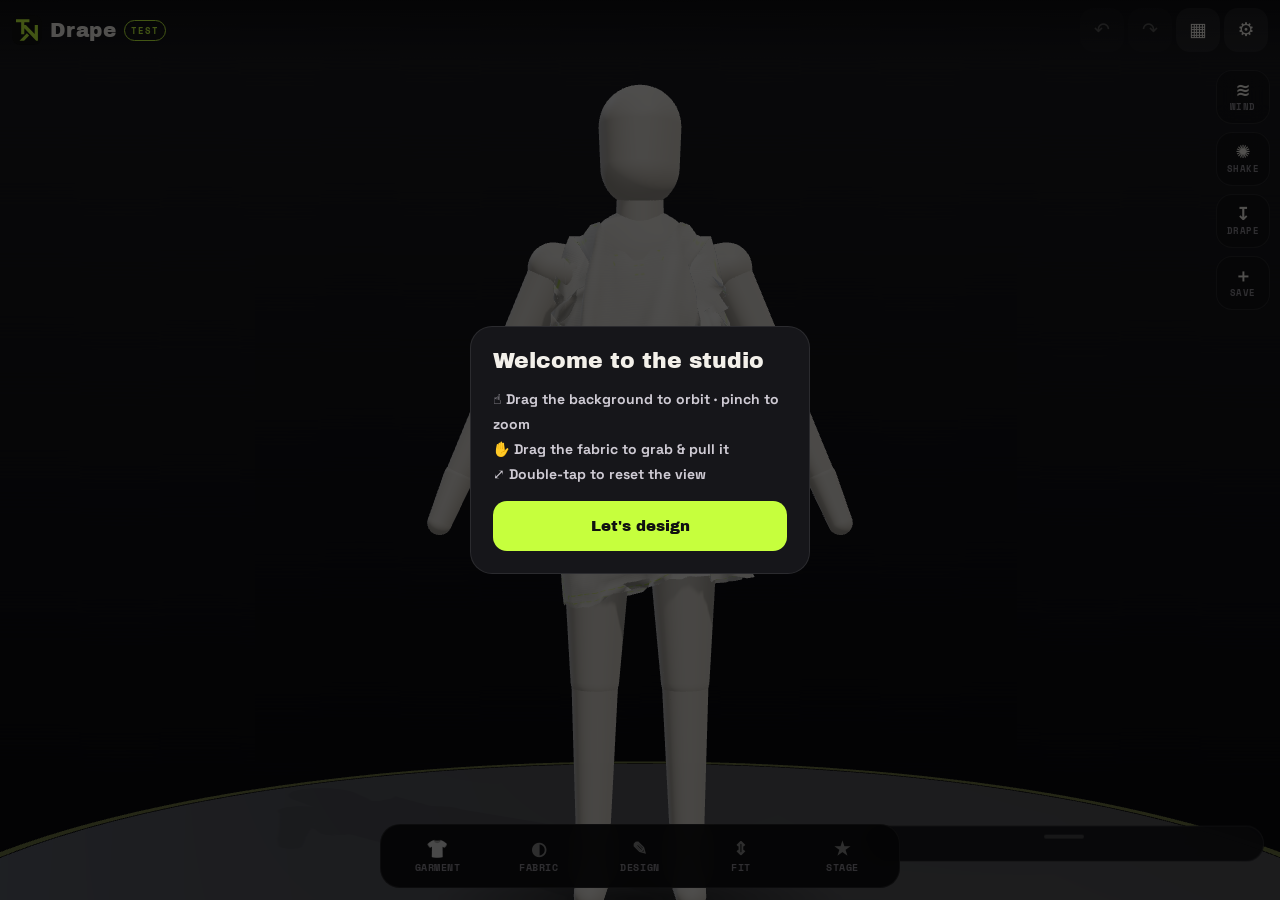
<file: index.html>
<!doctype html><html lang="en"><head><meta charset="utf-8">
<meta name="viewport" content="width=device-width,initial-scale=1,viewport-fit=cover,user-scalable=no">
<meta name="theme-color" content="#0b0b0d"><meta name="apple-mobile-web-app-capable" content="yes"><meta name="apple-mobile-web-app-status-bar-style" content="black-translucent">
<title>Drape — 3D cloth studio (test build)</title>
<link rel="manifest" href="manifest.webmanifest"><link rel="icon" href="icons/icon.svg"><link rel="apple-touch-icon" href="icons/apple-touch-icon.png">
<link rel="stylesheet" href="style.css">
<script type="importmap">{"imports":{"three":"./vendor/three.module.js"}}</script>
</head><body>
<canvas id="c"></canvas>
<header class="top">
  <div class="brand"><img src="icons/icon.svg" alt=""><b id="appName">Drape</b><span class="chip">TEST</span></div>
  <div class="tb"><button id="undo" aria-label="Undo">↶</button><button id="redo" aria-label="Redo">↷</button><button id="wardBtn" aria-label="Wardrobe">▦</button><button id="setBtn" aria-label="Settings">⚙</button></div>
</header>
<div class="fab" id="fab">
  <button id="windBtn" aria-pressed="false" title="Wind"><b>≋</b><span>Wind</span></button>
  <button id="shakeBtn" title="Shake"><b>✺</b><span>Shake</span></button>
  <button id="dropBtn" title="Re-drape"><b>↧</b><span>Drape</span></button>
  <button id="saveBtn" title="Save to wardrobe"><b>＋</b><span>Save</span></button>
</div>
<div id="modeChip" class="modechip" hidden></div>
<div id="hint" class="hint" hidden><div><b>Welcome to the studio</b><p>☝ Drag the background to orbit · pinch to zoom<br>✋ Drag the fabric to grab &amp; pull it<br>⤢ Double-tap to reset the view</p><button id="hintOk">Let's design</button></div></div>
<section id="sheet" class="sheet" aria-hidden="true"><div class="grip"></div><div id="pane"></div></section>
<nav class="tabs" id="tabs">
  <button data-t="garment"><b>👕</b>Garment</button><button data-t="fabric"><b>◐</b>Fabric</button><button data-t="design"><b>✎</b>Design</button><button data-t="fit"><b>⇕</b>Fit</button><button data-t="stage"><b>★</b>Stage</button>
</nav>
<div id="runway" class="runway" hidden><div class="rtop"><span id="recDot" class="rec" hidden>● REC</span><span id="rwTitle">RUNWAY</span><button id="rwExit">Exit</button></div>
  <div class="rbot"><button id="rwRec" class="big">● Record 8s</button><button id="rwSnap">Photo</button></div></div>
<div id="modal" class="modal" hidden><div class="mcard"><button class="mx" id="mx" aria-label="Close">✕</button><div id="mbody"></div></div></div>
<div id="toast" class="toast" role="status"></div>
<script type="module" src="app.js"></script>
</body></html>
</file>
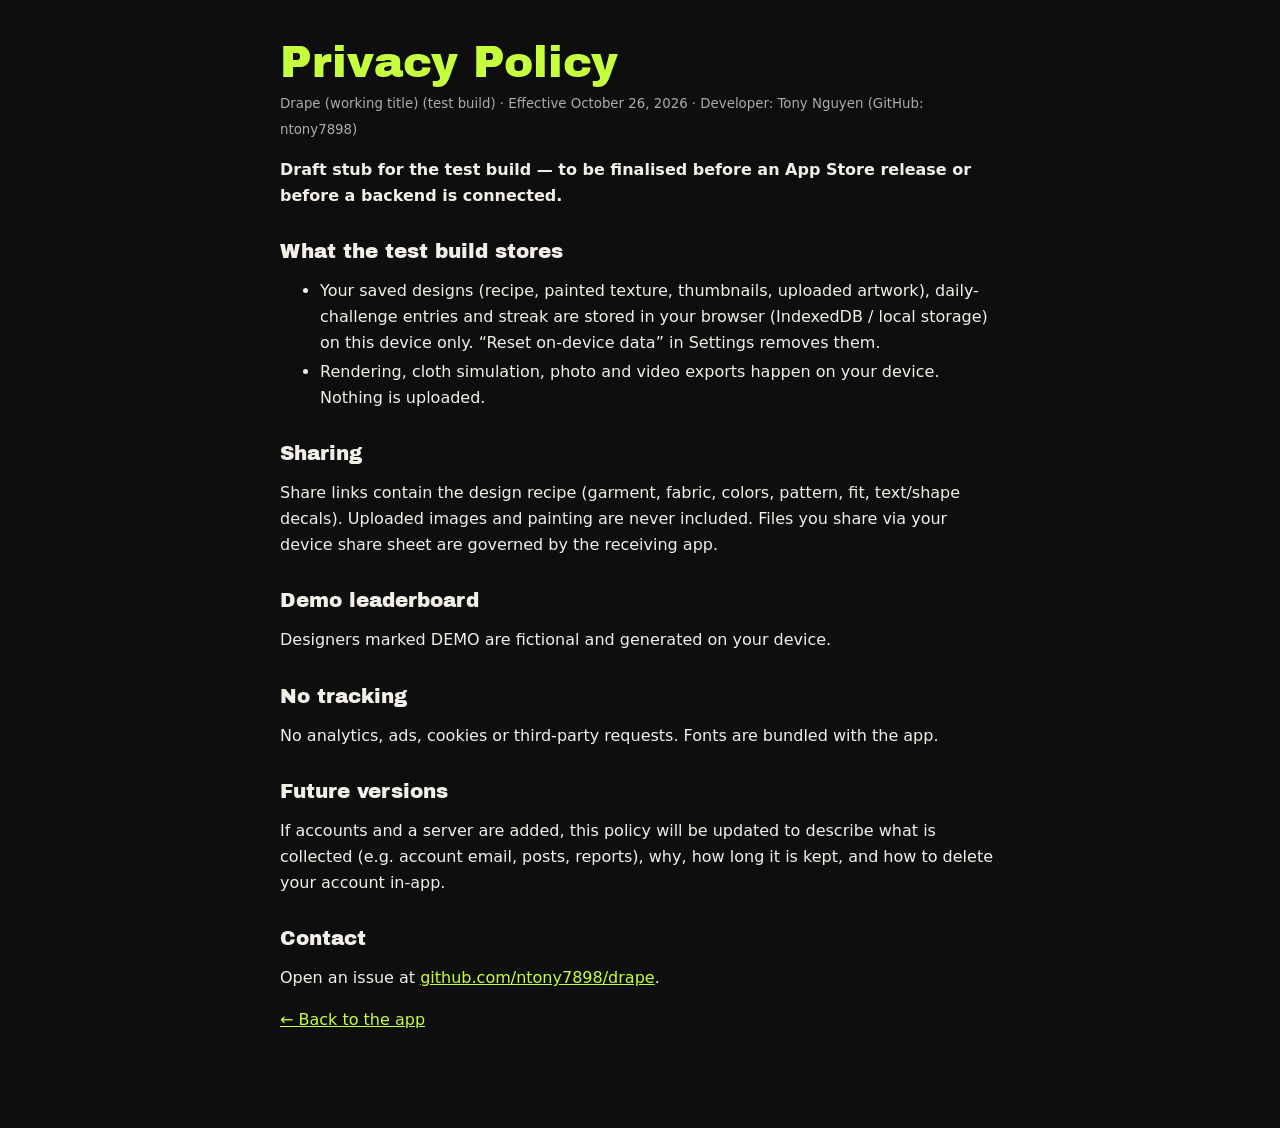
<file: privacy.html>
<!doctype html><html lang="en"><head><meta charset="utf-8"><meta name="viewport" content="width=device-width,initial-scale=1"><title>Privacy Policy · Drape (working title)</title><style>@font-face{font-family:A;src:url(fonts/ArchivoBlack.woff2)}body{margin:0;background:#0E0E0E;color:#F2EFE8;font:16px/1.6 system-ui,-apple-system,sans-serif}main{max-width:720px;margin:0 auto;padding:40px 22px 80px}h1{font:400 44px/1 A,Impact,sans-serif;color:#C6FF3D;margin:0 0 6px}h2{font:400 20px A,Impact,sans-serif;margin:32px 0 6px}a{color:#C6FF3D}small{opacity:.7}li{margin:4px 0}</style></head><body><main>
<h1>Privacy Policy</h1><small>Drape (working title) (test build) · Effective October 26, 2026 · Developer: Tony Nguyen (GitHub: ntony7898)</small>
<p><b>Draft stub for the test build — to be finalised before an App Store release or before a backend is connected.</b></p>
<h2>What the test build stores</h2><ul><li>Your saved designs (recipe, painted texture, thumbnails, uploaded artwork), daily-challenge entries and streak are stored in your browser (IndexedDB / local storage) on this device only. “Reset on-device data” in Settings removes them.</li><li>Rendering, cloth simulation, photo and video exports happen on your device. Nothing is uploaded.</li></ul><h2>Sharing</h2><p>Share links contain the design recipe (garment, fabric, colors, pattern, fit, text/shape decals). Uploaded images and painting are never included. Files you share via your device share sheet are governed by the receiving app.</p><h2>Demo leaderboard</h2><p>Designers marked DEMO are fictional and generated on your device.</p><h2>No tracking</h2><p>No analytics, ads, cookies or third-party requests. Fonts are bundled with the app.</p>
<h2>Future versions</h2><p>If accounts and a server are added, this policy will be updated to describe what is collected (e.g. account email, posts, reports), why, how long it is kept, and how to delete your account in-app.</p>
<h2>Contact</h2><p>Open an issue at <a href="https://github.com/ntony7898/drape">github.com/ntony7898/drape</a>.</p><p><a href="./">← Back to the app</a></p></main></body></html>
</file>
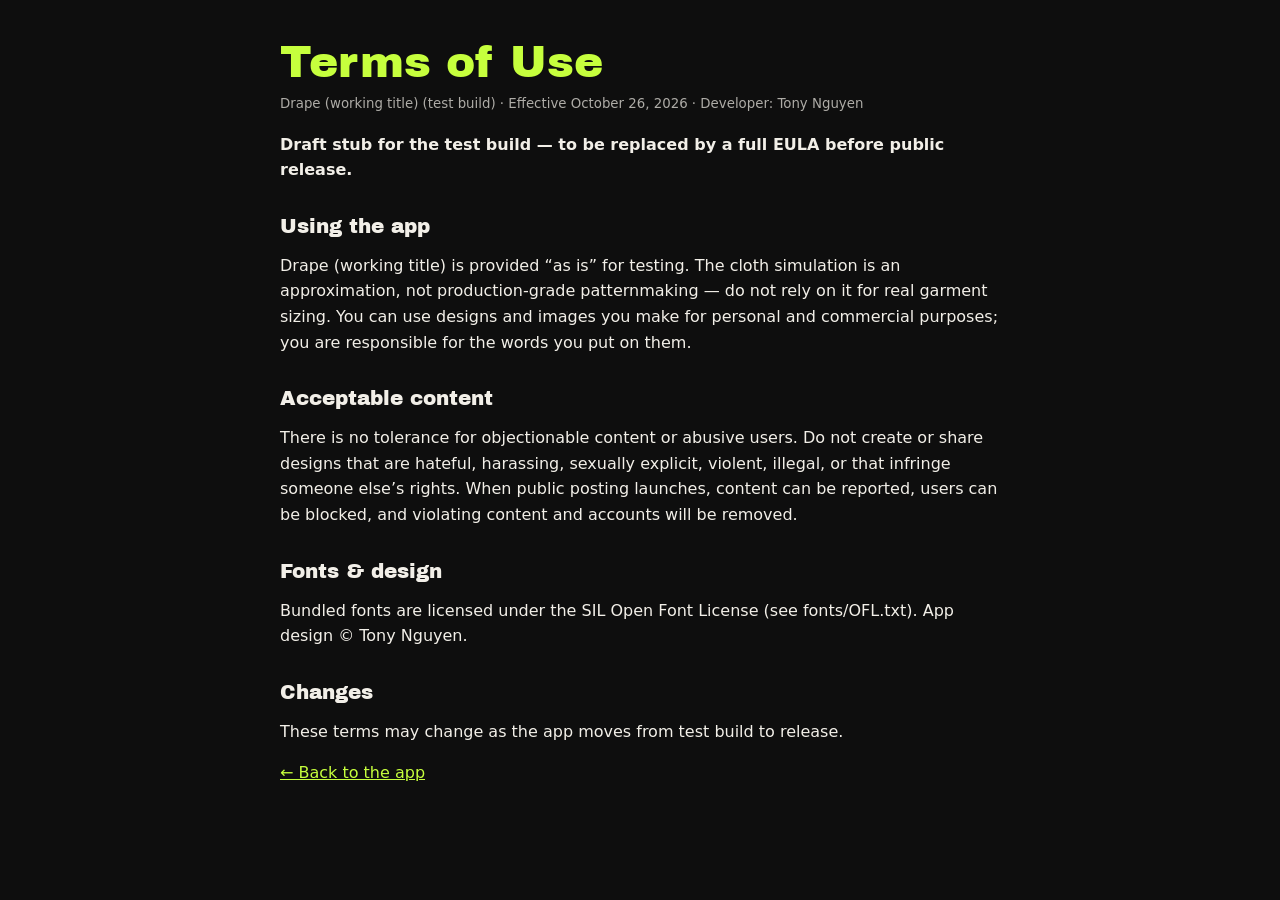
<file: terms.html>
<!doctype html><html lang="en"><head><meta charset="utf-8"><meta name="viewport" content="width=device-width,initial-scale=1"><title>Terms of Use · Drape (working title)</title><style>@font-face{font-family:A;src:url(fonts/ArchivoBlack.woff2)}body{margin:0;background:#0E0E0E;color:#F2EFE8;font:16px/1.6 system-ui,-apple-system,sans-serif}main{max-width:720px;margin:0 auto;padding:40px 22px 80px}h1{font:400 44px/1 A,Impact,sans-serif;color:#C6FF3D;margin:0 0 6px}h2{font:400 20px A,Impact,sans-serif;margin:32px 0 6px}a{color:#C6FF3D}small{opacity:.7}li{margin:4px 0}</style></head><body><main>
<h1>Terms of Use</h1><small>Drape (working title) (test build) · Effective October 26, 2026 · Developer: Tony Nguyen</small>
<p><b>Draft stub for the test build — to be replaced by a full EULA before public release.</b></p>
<h2>Using the app</h2><p>Drape (working title) is provided “as is” for testing. The cloth simulation is an approximation, not production-grade patternmaking — do not rely on it for real garment sizing. You can use designs and images you make for personal and commercial purposes; you are responsible for the words you put on them.</p>
<h2>Acceptable content</h2><p>There is no tolerance for objectionable content or abusive users. Do not create or share designs that are hateful, harassing, sexually explicit, violent, illegal, or that infringe someone else’s rights. When public posting launches, content can be reported, users can be blocked, and violating content and accounts will be removed.</p>
<h2>Fonts &amp; design</h2><p>Bundled fonts are licensed under the SIL Open Font License (see fonts/OFL.txt). App design © Tony Nguyen.</p>
<h2>Changes</h2><p>These terms may change as the app moves from test build to release.</p><p><a href="./">← Back to the app</a></p></main></body></html>
</file>
<file: style.css>
@font-face{font-family:A;src:url(fonts/ArchivoBlack.woff2);font-display:swap}
@font-face{font-family:M;src:url(fonts/SpaceMono.woff2);font-display:swap}
@font-face{font-family:G;src:url(fonts/SpaceGrotesk.woff2);font-display:swap}
@font-face{font-family:DM;src:url(fonts/DMSerifDisplay.woff2)}@font-face{font-family:PI;src:url(fonts/PirataOne.woff2)}@font-face{font-family:MO;src:url(fonts/Monoton.woff2)}
:root{--bg:#0b0b0d;--panel:rgba(20,20,24,.92);--line:rgba(255,255,255,.09);--fg:#f3f0ea;--mut:#8d8a93;--acc:#c6ff3d;--sat:env(safe-area-inset-top);--sab:env(safe-area-inset-bottom);--tabh:62px}
*{box-sizing:border-box;-webkit-tap-highlight-color:transparent}
html,body{margin:0;height:100%;background:var(--bg);color:var(--fg);font:14px/1.35 G,system-ui,sans-serif;overflow:hidden;overscroll-behavior:none}
#c{position:fixed;inset:0;width:100%;height:100%;display:block;touch-action:none;object-fit:contain;background:#000}
button{font:inherit;color:inherit;background:none;border:0;cursor:pointer}
.top{position:fixed;top:0;left:0;right:0;z-index:5;display:flex;justify-content:space-between;align-items:center;padding:calc(8px + var(--sat)) 12px 8px;background:linear-gradient(#0b0b0dcc,#0b0b0d00);pointer-events:none}
.top>*{pointer-events:auto}.brand{display:flex;align-items:center;gap:8px}.brand img{width:30px;height:30px;border-radius:8px}
.brand b{font:400 20px A;letter-spacing:.02em}.chip{font:700 9px M;letter-spacing:.12em;padding:3px 6px;border:1px solid var(--acc);color:var(--acc);border-radius:99px}
.tb{display:flex;gap:4px}.tb button{width:44px;height:44px;border-radius:14px;background:rgba(255,255,255,.06);font-size:19px}
.tb button:disabled{opacity:.3}
.fab{position:fixed;right:10px;top:calc(70px + var(--sat));z-index:4;display:flex;flex-direction:column;gap:8px}
.fab button{width:54px;height:54px;border-radius:16px;background:rgba(18,18,22,.72);backdrop-filter:blur(10px);border:1px solid var(--line);display:flex;flex-direction:column;align-items:center;justify-content:center;gap:1px}
.fab b{font-size:18px;line-height:1}.fab span{font:700 8.5px M;letter-spacing:.06em;text-transform:uppercase;color:var(--mut)}
.fab button[aria-pressed=true]{border-color:var(--acc);color:var(--acc)}.fab button[aria-pressed=true] span{color:var(--acc)}
.tabs{position:fixed;left:0;right:0;bottom:0;z-index:6;display:grid;grid-template-columns:repeat(5,1fr);background:rgba(12,12,14,.95);backdrop-filter:blur(12px);border-top:1px solid var(--line);padding:4px 6px calc(4px + var(--sab))}
.tabs button{min-height:54px;display:flex;flex-direction:column;align-items:center;justify-content:center;font:700 9.5px M;letter-spacing:.06em;color:var(--mut);text-transform:uppercase;gap:3px}
.tabs b{font-size:18px;line-height:1;filter:grayscale(1)}.tabs button.on{color:var(--acc)}.tabs button.on b{filter:none}
.sheet{position:fixed;left:0;right:0;bottom:calc(var(--tabh) + var(--sab));z-index:5;max-height:44vh;overflow:auto;background:var(--panel);backdrop-filter:blur(16px);border-top:1px solid var(--line);border-radius:22px 22px 0 0;transform:translateY(110%);transition:transform .28s cubic-bezier(.2,.8,.2,1);padding:6px 14px 14px}
.sheet.open{transform:none}.grip{width:40px;height:4px;border-radius:9px;background:#ffffff30;margin:2px auto 8px}
h3{font:400 13px A;letter-spacing:.06em;text-transform:uppercase;margin:12px 0 8px;color:#fff}h3 small{font:400 10px M;color:var(--mut);letter-spacing:0;text-transform:none;margin-left:6px}
.grid{display:grid;grid-template-columns:repeat(auto-fill,minmax(84px,1fr));gap:8px}
.card{min-height:76px;border-radius:14px;background:#ffffff0b;border:1.5px solid transparent;display:flex;flex-direction:column;align-items:center;justify-content:center;gap:4px;padding:6px;font-size:11.5px;font-weight:600;text-align:center}
.card.on{border-color:var(--acc);background:#c6ff3d14}.card svg{width:38px;height:38px}.card small{font:400 9px M;color:var(--mut)}
.card canvas,.card .sw{width:44px;height:44px;border-radius:10px}
.row{display:flex;gap:8px;flex-wrap:wrap;align-items:center}.scroll{display:flex;gap:8px;overflow-x:auto;padding-bottom:4px}
.dot{width:44px;height:44px;border-radius:50%;border:2px solid #ffffff22;flex:none}.dot.on{outline:2.5px solid var(--acc);outline-offset:2px}
.swn{display:flex;flex-direction:column;align-items:center;font:9px M;color:var(--mut);gap:3px;flex:none;width:58px}
.seg{display:flex;background:#ffffff0b;border-radius:12px;padding:3px}.seg button{flex:1;min-height:40px;border-radius:9px;font-weight:600;font-size:12.5px;padding:0 10px}.seg button.on{background:var(--acc);color:#111}
.pill{min-height:44px;padding:0 14px;border-radius:12px;background:#ffffff10;font-weight:600;font-size:13px}.pill.on{background:var(--acc);color:#111}.pill.acc{background:var(--acc);color:#111}
label.sl{display:grid;grid-template-columns:96px 1fr 40px;align-items:center;gap:8px;min-height:44px;font-size:12.5px}label.sl output{font:11px M;color:var(--mut);text-align:right}
input[type=range]{width:100%;accent-color:var(--acc);height:30px}input[type=color]{width:44px;height:44px;border:0;border-radius:50%;padding:0;background:none}
input[type=text],select{min-height:44px;border-radius:12px;background:#ffffff10;border:1px solid var(--line);color:var(--fg);font:inherit;padding:0 12px}
.big{min-height:52px;border-radius:16px;background:var(--acc);color:#111;font:400 15px A;letter-spacing:.03em;padding:0 18px}
.bigrow{display:grid;grid-template-columns:1fr 1fr 1fr;gap:8px}.bigrow button{min-height:84px;border-radius:16px;background:linear-gradient(160deg,#26262c,#141417);border:1px solid var(--line);font:400 12px A;display:flex;flex-direction:column;align-items:center;justify-content:center;gap:6px}.bigrow b{font-size:24px}
.hint{position:fixed;inset:0;z-index:20;background:#000a;display:flex;align-items:center;justify-content:center;padding:24px}
.hint>div{background:#16161a;border:1px solid var(--line);border-radius:22px;padding:22px;max-width:340px}.hint b{font:400 22px A}.hint p{color:#cfcbd4;line-height:1.8}
.hint button{width:100%;min-height:50px;border-radius:14px;background:var(--acc);color:#111;font:400 15px A}
.modal{position:fixed;inset:0;z-index:30;background:#000b;display:flex;align-items:flex-end;justify-content:center}
.mcard{position:relative;width:100%;max-width:560px;max-height:90vh;overflow:auto;background:#141417;border-radius:24px 24px 0 0;padding:18px 16px calc(18px + var(--sab));border-top:1px solid var(--line)}
.mx{position:absolute;right:10px;top:10px;width:44px;height:44px;border-radius:12px;background:#ffffff10}
.mcard h2{font:400 22px A;margin:4px 0 4px}.mut{color:var(--mut);font-size:12px}
.wgrid{display:grid;grid-template-columns:repeat(3,1fr);gap:8px}.witem{background:#ffffff08;border-radius:14px;overflow:hidden;font-size:11px}.witem img{width:100%;aspect-ratio:3/4;object-fit:cover;display:block;background:#222}
.witem .wa{display:flex}.witem .wa button{flex:1;min-height:40px;font-size:15px}.witem p{margin:4px 6px;white-space:nowrap;overflow:hidden;text-overflow:ellipsis}
.lb{list-style:none;padding:0;margin:0}.lb li{display:flex;align-items:center;gap:10px;padding:8px 4px;border-bottom:1px solid var(--line)}.lb li b{font:400 15px A;width:28px}.lb img{width:36px;height:48px;border-radius:6px;object-fit:cover}
.demo{font:700 8.5px M;color:#ffb648;border:1px solid #ffb64866;border-radius:5px;padding:1px 4px}
.runway{position:fixed;inset:0;z-index:8;pointer-events:none}.runway>*{pointer-events:auto}
.rtop{position:absolute;top:calc(10px + var(--sat));left:12px;right:12px;display:flex;justify-content:space-between;align-items:center;font:400 14px A;letter-spacing:.2em}
.rtop button{min-height:44px;padding:0 16px;border-radius:12px;background:#000a;font:600 13px G;letter-spacing:0}
.rec{color:#ff3b4e;font:700 12px M;animation:bl 1s infinite}@keyframes bl{50%{opacity:.3}}
.rbot{position:absolute;bottom:calc(20px + var(--sab));left:0;right:0;display:flex;gap:10px;justify-content:center}.rbot button:not(.big){min-height:52px;padding:0 18px;border-radius:16px;background:#000a;font-weight:600}
.modechip{position:fixed;left:50%;transform:translateX(-50%);top:calc(64px + var(--sat));z-index:4;background:var(--acc);color:#111;font:700 11px M;padding:8px 12px;border-radius:99px}
.toast{position:fixed;left:50%;top:calc(64px + var(--sat));transform:translate(-50%,-20px);opacity:0;z-index:40;background:#fff;color:#111;padding:10px 16px;border-radius:12px;font-weight:600;transition:.25s;pointer-events:none;max-width:86vw;text-align:center}.toast.on{opacity:1;transform:translate(-50%,0)}
.prev{width:100%;border-radius:14px;display:block;margin:8px 0;max-height:52vh;object-fit:contain;background:#000}
.stat{font:11px M;color:var(--mut)}
@media (min-width:900px){.sheet{left:auto;right:16px;width:400px;bottom:calc(var(--tabh) + 16px);border-radius:22px;max-height:70vh;border:1px solid var(--line)}.tabs{left:50%;right:auto;transform:translateX(-50%);width:520px;bottom:12px;border-radius:20px;border:1px solid var(--line)}}
@media (prefers-reduced-motion:reduce){.sheet,.toast{transition:none}.rec{animation:none}}
body.rm .sheet,body.rm .toast{transition:none}
[hidden]{display:none!important}
</file>
